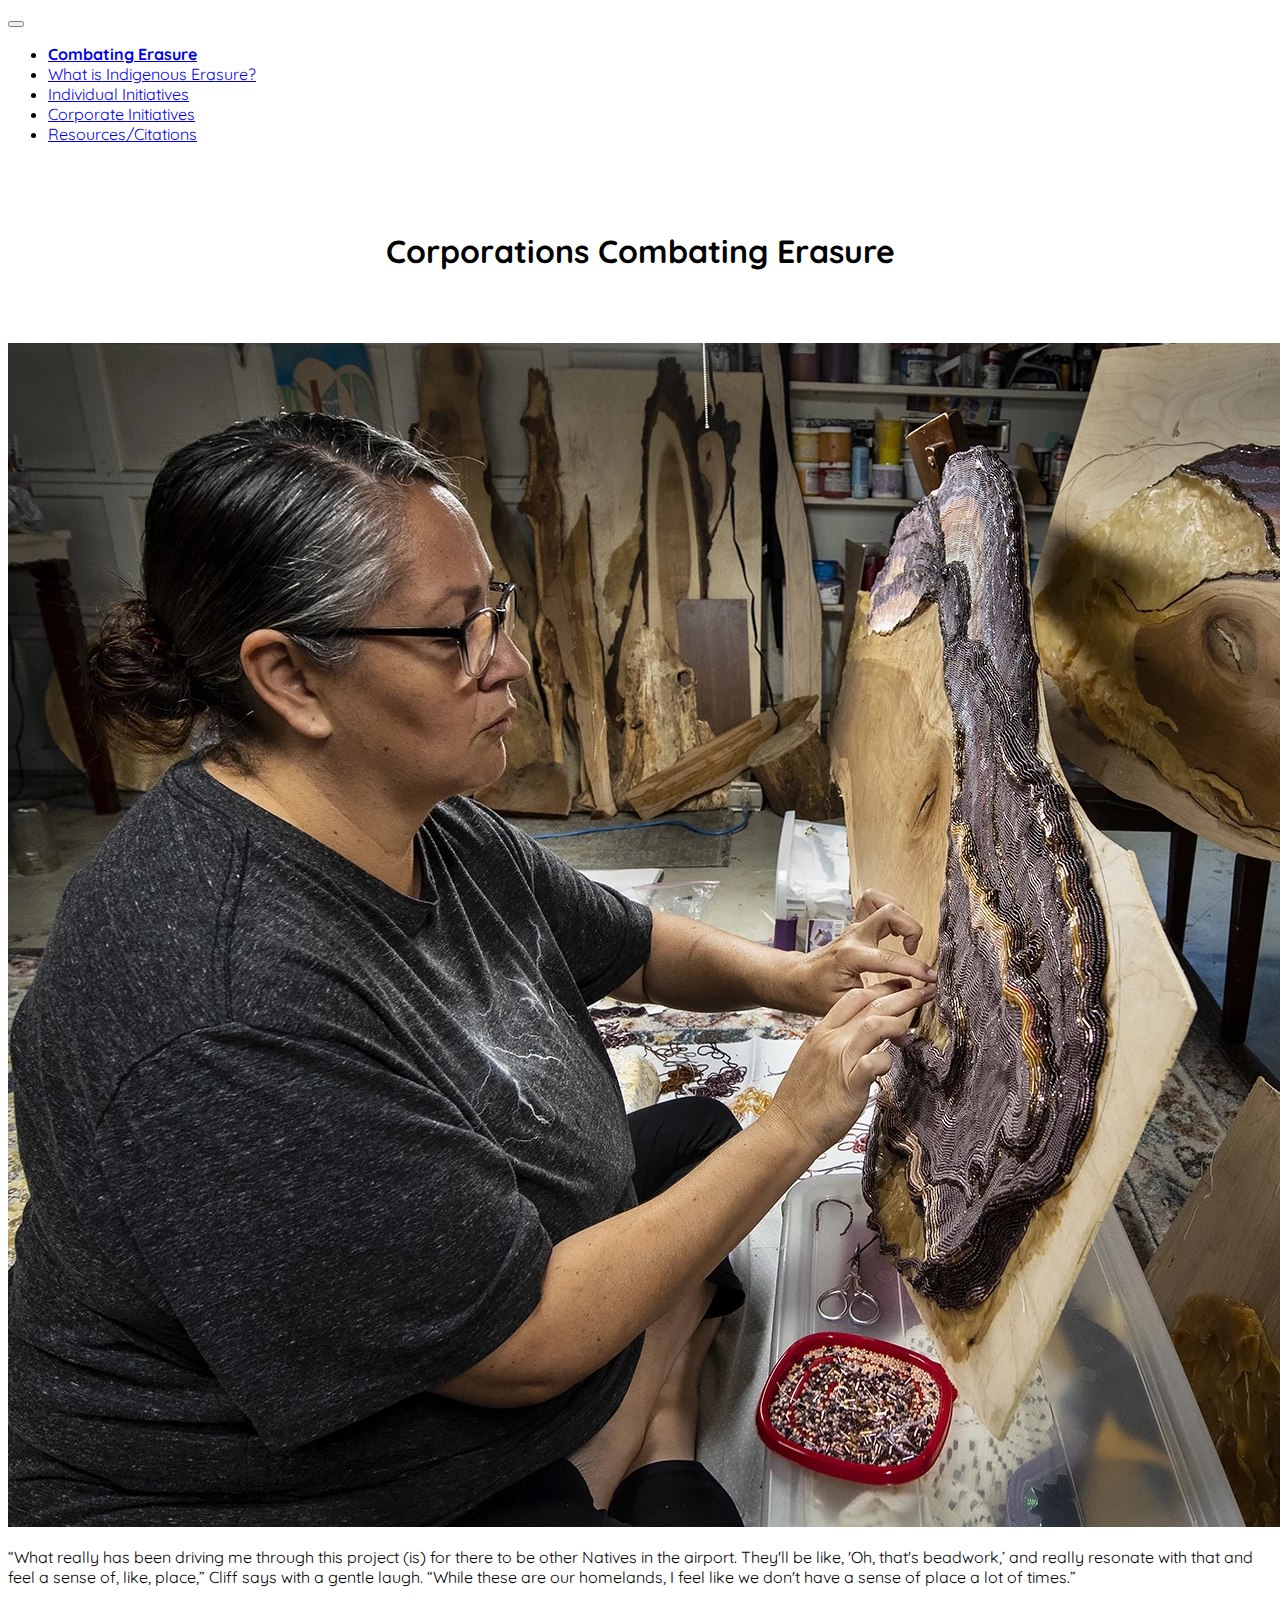
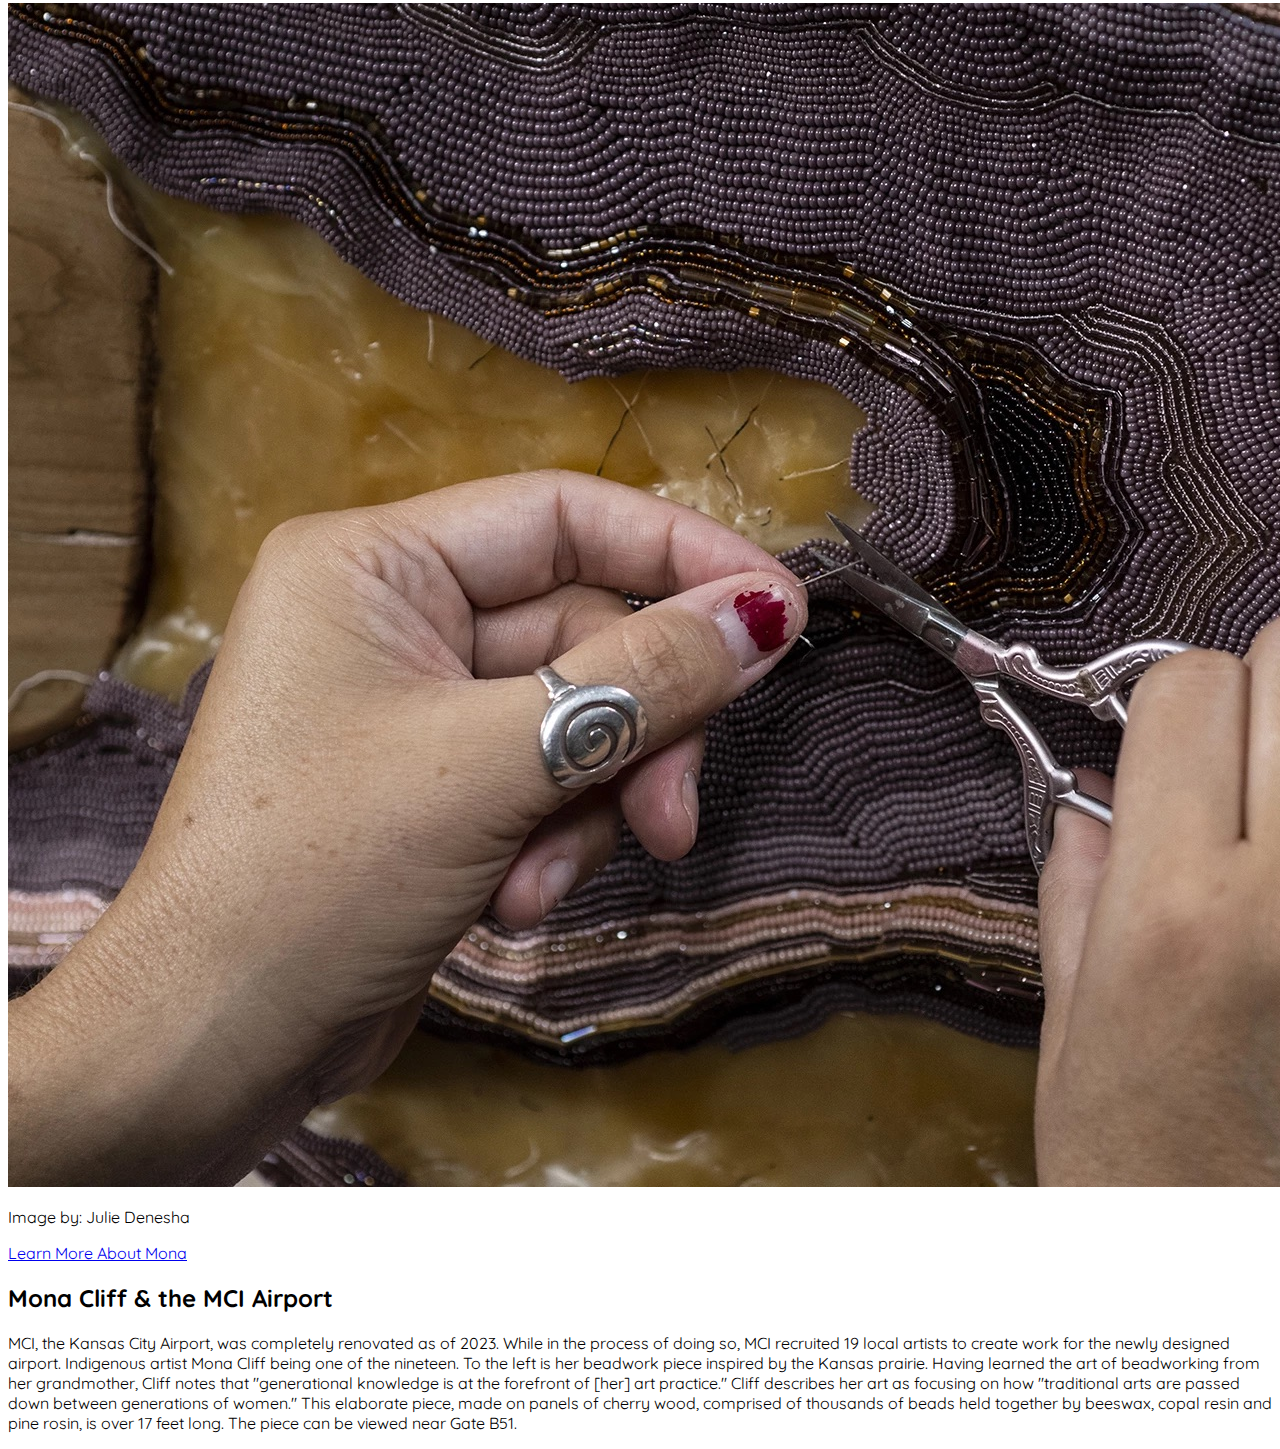
<file: corporation.html>
<!DOCTYPE html>
<html lang="en">
<head>
  <meta charset="utf-8">
  <meta name="viewport" content="width=device-width, initial-scale=1">
  <meta name="description" content="Initiatives that corporations are taking">
  <meta name="author" content="Dani Generous">
  <title>Corporate Initiatives</title>

  <!-- LOAD BOOTSTRAP CSS - DO NOT DELETE -->
  <link href="https://cdn.jsdelivr.net/npm/bootstrap@5.3.2/dist/css/bootstrap.min.css" rel="stylesheet" integrity="sha384-T3c6CoIi6uLrA9TneNEoa7RxnatzjcDSCmG1MXxSR1GAsXEV/Dwwykc2MPK8M2HN" crossorigin="anonymous">
  <!-- END LOADING BOOTSTRAP CSS -->

  <link rel="preconnect" href="https://fonts.googleapis.com">
  <link rel="preconnect" href="https://fonts.gstatic.com" crossorigin>
  <link href="https://fonts.googleapis.com/css2?family=Alegreya+Sans:ital,wght@0,100;0,300;1,300&family=Poppins:wght@100;200;300;500&family=Quicksand&display=swap" rel="stylesheet">

  <!-- Custom styles -->
  <link href="style.css" rel="stylesheet">
</head>
<body>

  <!-- Navbar -->
  <div class="container d-flex justify-content-right">
    <div class="row">
      <div class="col-12 d-flex justify-content-right">
        <a class="navbar-brand" href="index.html"></a>
      </div>
    </div>
  </div>
  <nav class="navbar navbar-expand-lg navbar-light bg-light">
    <div class="container-fluid">
      <div class="container d-flex justify-content-end">
        <div class="row">
          <div class="col-12 d-flex justify-content-end">
            <button class="navbar-toggler" type="button" data-bs-toggle="collapse" data-bs-target="#navbarNav" aria-controls="navbarNav" aria-expanded="false" aria-label="Toggle navigation">
              <span class="navbar-toggler-icon"></span>
            </button>
            <div class="collapse navbar-collapse align-items-end" id="navbarNav">
              <ul class="navbar-nav">
                <li class="nav-item">
                  <a class="nav-link active" aria-current="page" href="index.html" id="home">Combating Erasure</a>
                </li>
                <li class="nav-item">
                  <a class="nav-link" aria-current="page" href="whatiserasure.html">What is Indigenous Erasure?</a>
                </li>
                <li class="nav-item">
                  <a class="nav-link" href="individualindex.html">Individual Initiatives</a>
                </li>
                <li class="nav-item">
                  <a class="nav-link" href="corporation.html">Corporate Initiatives</a>
                </li>
                <li class="nav-item">
                  <a class="nav-link" href="resources.html">Resources/Citations</a>
                </li>
              </ul>
            </div>
          </div>
        </div>
      </div>
    </div>
  </nav>
  <!-- Navbar -->

  <div class="container">
    <div class="row">
      <div class="col-md-12">
        <div class="pagetitle">
          <h1>Corporations Combating Erasure</h1>
        </div>
      </div>
    </div>
  </div>

  <!-- Content Section -->
  <div class="container">
    <div class="row">
      <div class="col-md-4">
        <img src="images/monacliff.jpeg" alt="Image 1" class="img-fluid">
        <p>
          “What really has been driving me through this project (is) for there to be other Natives in the airport. They'll be like, 'Oh, that's beadwork,’ and really resonate with that and feel a sense of, like, place,” Cliff says with a gentle laugh. “While these are our homelands, I feel like we don't have a sense of place a lot of times.”
        </p>
      </div>
      <div class="col-md-4">
        <img src="images/mona.jpeg" alt="Image 2" class="img-fluid">
        <p>Image by: Julie Denesha</p>
        <a href="https://www.monacliff.com/" class="btn btn-primary btn-sm">Learn More About Mona</a>
      </div>
      <div class="col-md-4">
        <h2>Mona Cliff & the MCI Airport</h2>
        <p>
          MCI, the Kansas City Airport, was completely renovated as of 2023. While in the process of doing so, MCI recruited 19 local artists to create work for the newly designed airport. Indigenous artist Mona Cliff being one of the nineteen. To the left is her beadwork piece inspired by the Kansas prairie. Having learned the art of beadworking from her grandmother, Cliff notes that "generational knowledge is at the forefront of [her] art practice." Cliff describes her art as focusing on how "traditional arts are passed down between generations of women." This elaborate piece, made on panels of cherry wood, comprised of thousands of beads held together by beeswax, copal resin and pine rosin, is over 17 feet long. The piece can be viewed near Gate B51.
        </p>
      </div>
    </div>
  </div>
  <!-- Content Section -->

  <!-- LOAD BOOTSTRAP JAVASCRIPT - DO NOT DELETE BELOW -->
  <script src="https://cdn.jsdelivr.net/npm/bootstrap@5.3.2/dist/js/bootstrap.bundle.min.js" integrity="sha384-C6RzsynM9kWDrMNeT87bh95OGNyZPhcTNXj1NW7RuBCsyN/o0jlpcV8Qyq46cDfL" crossorigin="anonymous"></script>
  <!-- DO NOT DELETE ABOVE - END LOADING BOOTSTRAP JAVASCRIPT -->
      
</body>
</html>
</file>
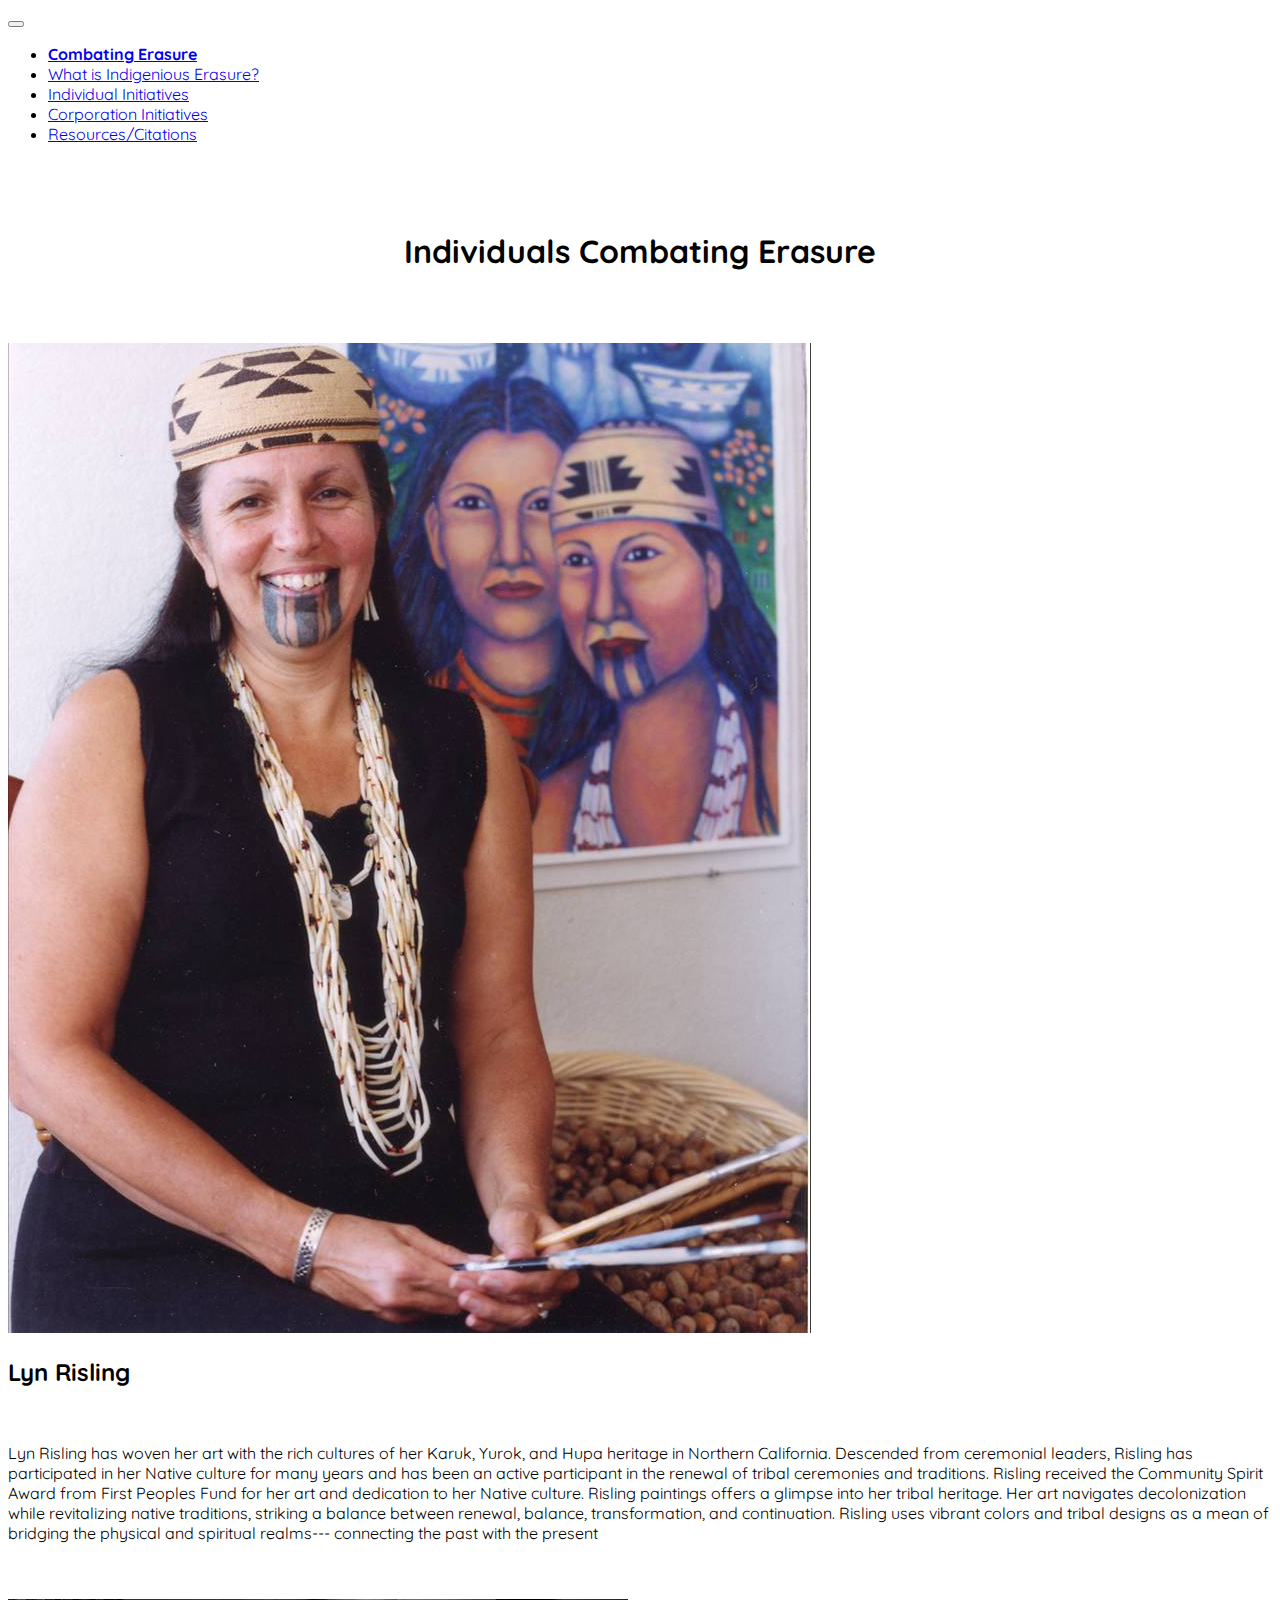
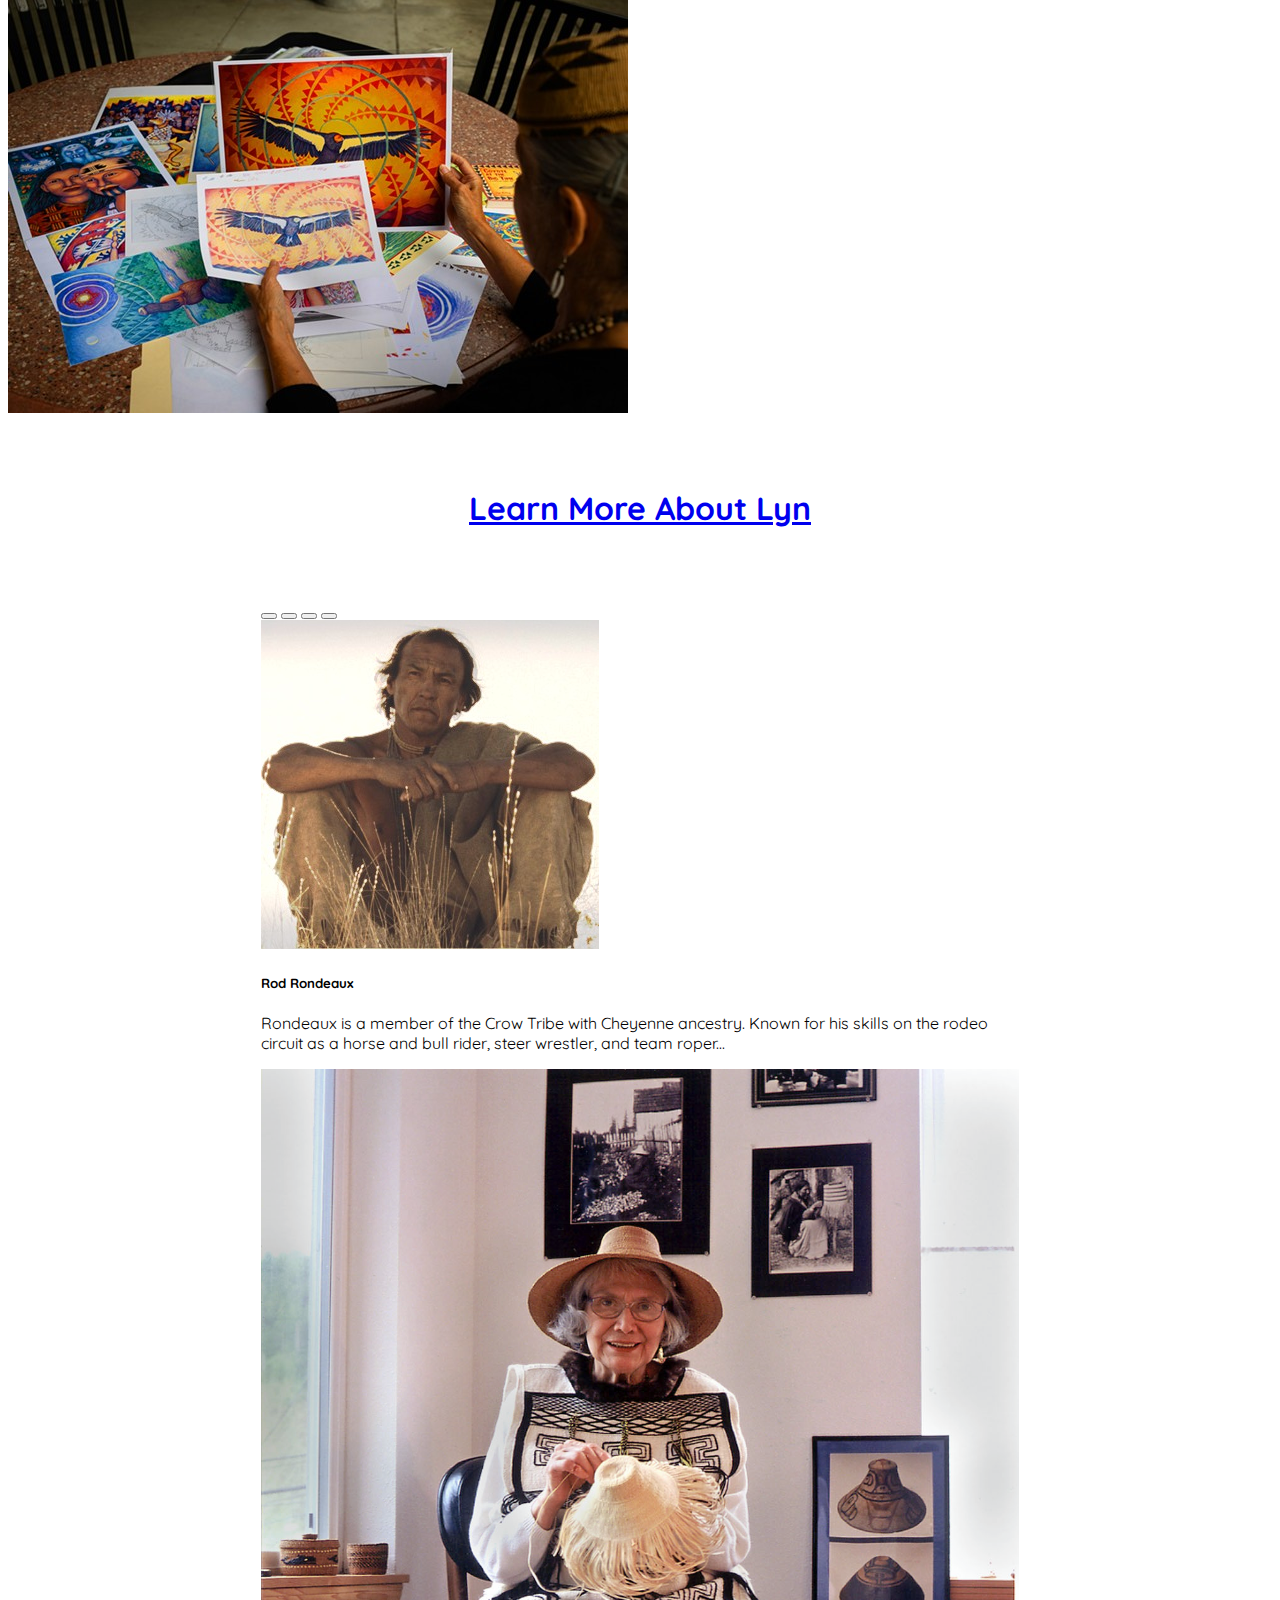
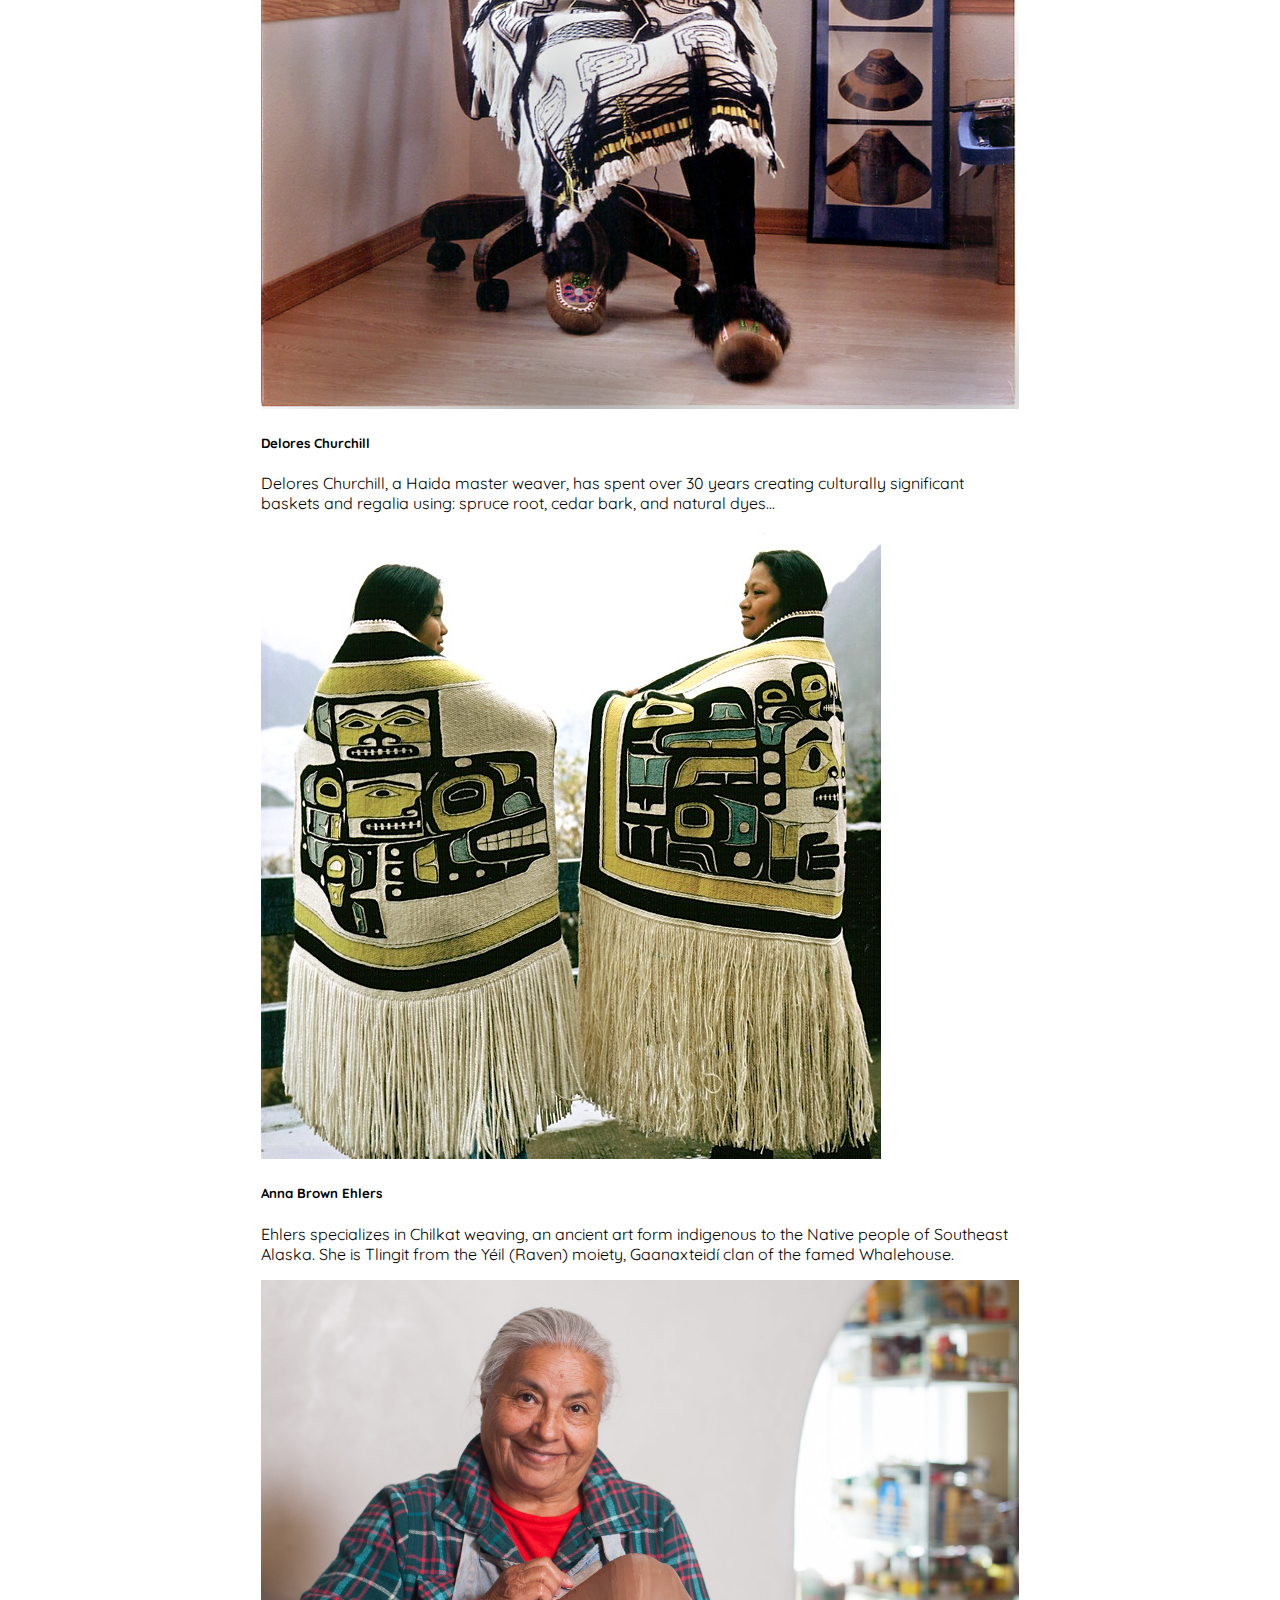
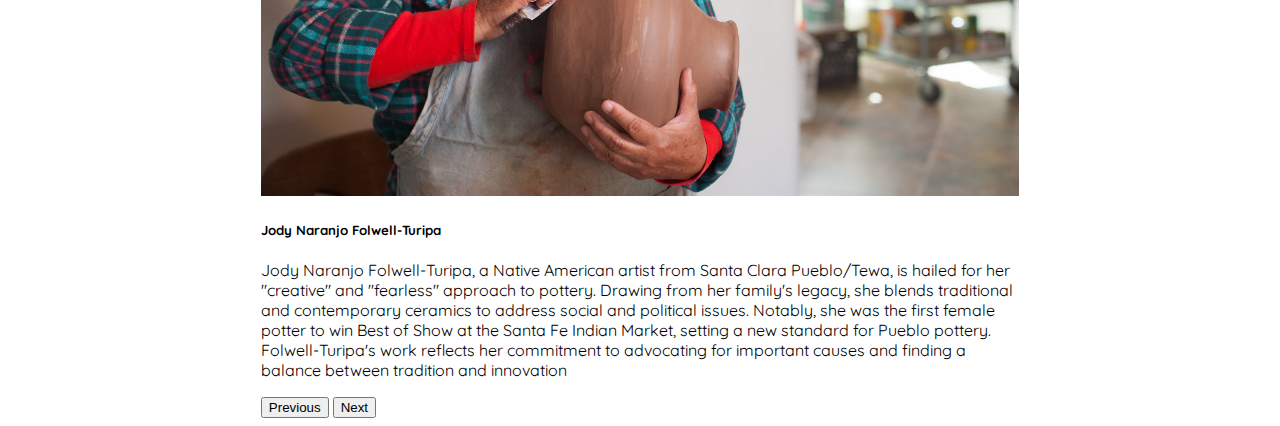
<file: individualindex.html>
<!doctype html>
<html lang="en">
  <head>
    <meta charset="utf-8">
    <meta name="viewport" content="width=device-width, initial-scale=1">
    <meta name="description" content="Initiatives that Individuals are taking">
    <meta name="author" content="Dani Generous">
    <title>Individuals Combating Erasure</title>

    <!-- LOAD BOOTSTRAP CSS - DO NOT DELETE -->
            <link href="https://cdn.jsdelivr.net/npm/bootstrap@5.3.2/dist/css/bootstrap.min.css" rel="stylesheet" integrity="sha384-T3c6CoIi6uLrA9TneNEoa7RxnatzjcDSCmG1MXxSR1GAsXEV/Dwwykc2MPK8M2HN" crossorigin="anonymous">
    <!-- END LOADING BOOTSTRAP CSS -->


<link rel="preconnect" href="https://fonts.googleapis.com">
<link rel="preconnect" href="https://fonts.gstatic.com" crossorigin>
<link href="https://fonts.googleapis.com/css2?family=Alegreya+Sans:ital,wght@0,100;0,300;1,300&family=Poppins:wght@100;200;300;500&family=Quicksand&display=swap" rel="stylesheet">
    
    <!-- Custom styles -->
    <link href="style.css" rel="stylesheet">
  </head>
  <body>
    <!-- Navbar -->
<div class="container d-flex justify-content-right">
  <div class="row">
    <div class="col-12 d-flex justify-content-right">
      <a class="navbar-brand" href="index.html">
    </a>
    </div>
    </div>
  </div>
  <nav class="navbar navbar-expand-lg navbar-light bg-light">
  <div class="container-fluid"> <div class="container d-flex justify-content-end">
      <div class="row">
        <div class="col-12 d-flex justify-content-end">
    <button class="navbar-toggler" type="button" data-bs-toggle="collapse" data-bs-target="#navbarNav" aria-controls="navbarNav" aria-expanded="false" aria-label="Toggle navigation">
      <span class="navbar-toggler-icon"></span>
    </button>
    <div class="collapse navbar-collapse align-items-end" id="navbarNav">
      <ul class="navbar-nav">
        <li class="nav-item">
          <a class="nav-link active" aria-current="page" href="index.html" id="home">Combating Erasure</a>
        </li>
        <li class="nav-item">
          <a class="nav-link" aria-current="page" href="whatiserasure.html">What is Indigenious Erasure?</a>
        </li>
        <li class="nav-item">
          <a class="nav-link" href="individualindex.html">Individual Initiatives</a>
        </li>
        <li class="nav-item">
          <a class="nav-link" href="corporation.html">Corporation Initiatives</a>
        </li>
        <li class="nav-item">
          <a class="nav-link" href="resources.html">Resources/Citations</a>
      </li>
      </ul>
    </div>
    </div>
  </div>
</div>
</div>
</nav>
<!-- Navbar -->
<div class="container">
  <div class="row">
    <div class="col-md-12">
      <div class="pagetitle">
        <h1>Individuals Combating Erasure</h1>
      </div>
    </div>
  </div>
</div>
<div class="container">
  <div class="row">
    <div class="col-md-6">
      <img src="images/lynpic.jpeg" alt="Protest Image" class="img-fluid">
    </div>
    <div class="col-md-6">
      <h2>
Lyn Risling</h2>
<br>
      <p>Lyn Risling has woven her art with the rich cultures of her Karuk, Yurok, and Hupa heritage in Northern California. Descended from ceremonial leaders, Risling has participated in her Native culture for many years and has been an active participant in the renewal of tribal ceremonies and traditions. Risling received the Community Spirit Award from First Peoples Fund for her art and dedication to her Native culture. Risling paintings offers a glimpse into her tribal heritage. Her art navigates decolonization while revitalizing native traditions, striking a balance between renewal, balance, transformation, and continuation. Risling uses vibrant colors and tribal designs as a mean of bridging the physical and spiritual realms--- connecting the past with the present</p>
      <br>
      <br>
     <img src="images/lyntwo.jpeg" alt="Protest Image" class="img-fluid">
    </div>
  </div>
</div>

<div class="container">
  <div class="row">
    <div class="col-md-12">
      <div class="pagetitle">
        <h1>
          <a href="https://www.lynrisling.com/gallery/" class="btn btn-primary btn-sm">Learn More About Lyn</a>
        </h1>
      </div>
    </div>
  </div>
</div>

<!---carousel--->
<div id="carouselExampleCaptions" class="carousel slide" data-bs-ride="carousel">
  <div class="carousel-indicators">
    <button type="button" data-bs-target="#carouselExampleCaptions" data-bs-slide-to="0" class="active" aria-current="true" aria-label="Slide 1"></button>
    <button type="button" data-bs-target="#carouselExampleCaptions" data-bs-slide-to="1" aria-label="Slide 2"></button>
    <button type="button" data-bs-target="#carouselExampleCaptions" data-bs-slide-to="2" aria-label="Slide 3"></button>
    <button type="button" data-bs-target="#carouselExampleCaptions" data-bs-slide-to="3" aria-label="Slide 4"></button> <!-- New Indicator for Slide 4 -->
  </div>
  <div class="carousel-inner">
    <div class="carousel-item active">
      <img src="rodrondeaux.jpeg" class="d-block w-100" alt="...">
      <div class="carousel-caption d-none d-md-block">
        <h5>Rod Rondeaux</h5>
        <p>Rondeaux is a member of the Crow Tribe with Cheyenne ancestry. Known for his skills on the rodeo circuit as a horse and bull rider, steer wrestler, and team roper...</p>
      </div>
    </div>
    <div class="carousel-item">
      <img src="deloreschurchill.jpg" class="d-block w-100" alt="...">
      <div class="carousel-caption d-none d-md-block">
        <h5>Delores Churchill</h5>
        <p>Delores Churchill, a Haida master weaver, has spent over 30 years creating culturally significant baskets and regalia using: spruce root, cedar bark, and natural dyes...</p>
      </div>
    </div>
    <div class="carousel-item">
      <img src="annabrown.jpeg" class="d-block w-100" alt="Image of Anna Brown Ehlers with her quilt">
      <div class="carousel-caption d-none d-md-block">
        <h5>Anna Brown Ehlers</h5>
        <p>Ehlers specializes in Chilkat weaving, an ancient art form indigenous to the Native people of Southeast Alaska. She is Tlingit from the Yéil (Raven) moiety, Gaanaxteidí clan of the famed Whalehouse.</p>
      </div>
    </div>
    <div class="carousel-item">
      <img src="images/jodynaranjo.jpeg" class="d-block w-100" alt="Image of jody with a pot she made.">
      <div class="carousel-caption d-none d-md-block">
        <h5>Jody Naranjo Folwell-Turipa</h5>
        <p>Jody Naranjo Folwell-Turipa, a Native American artist from Santa Clara Pueblo/Tewa, is hailed for her "creative" and "fearless" approach to pottery. Drawing from her family's legacy, she blends traditional and contemporary ceramics to address social and political issues. Notably, she was the first female potter to win Best of Show at the Santa Fe Indian Market, setting a new standard for Pueblo pottery. Folwell-Turipa's work reflects her commitment to advocating for important causes and finding a balance between tradition and innovation</p>
      </div>
    </div>
  </div>
  <button class="carousel-control-prev" type="button" data-bs-target="#carouselExampleCaptions" data-bs-slide="prev">
    <span class="carousel-control-prev-icon" aria-hidden="true"></span>
    <span class="visually-hidden">Previous</span>
  </button>
  <button class="carousel-control-next" type="button" data-bs-target="#carouselExampleCaptions" data-bs-slide="next">
    <span class="carousel-control-next-icon" aria-hidden="true"></span>
    <span class="visually-hidden">Next</span>
  </button>
</div>

<!--end carousel-->


<!-- LOAD BOOTSTRAP JAVASCRIPT - DO NOT DELETE BELOW -->
  <script src="https://cdn.jsdelivr.net/npm/bootstrap@5.3.2/dist/js/bootstrap.bundle.min.js" integrity="sha384-C6RzsynM9kWDrMNeT87bh95OGNyZPhcTNXj1NW7RuBCsyN/o0jlpcV8Qyq46cDfL" crossorigin="anonymous"></script>
<!-- DO NOT DELETE ABOVE - END LOADING BOOTSTRAP JAVASCRIPT -->
      
  </body>
</html>
</file>
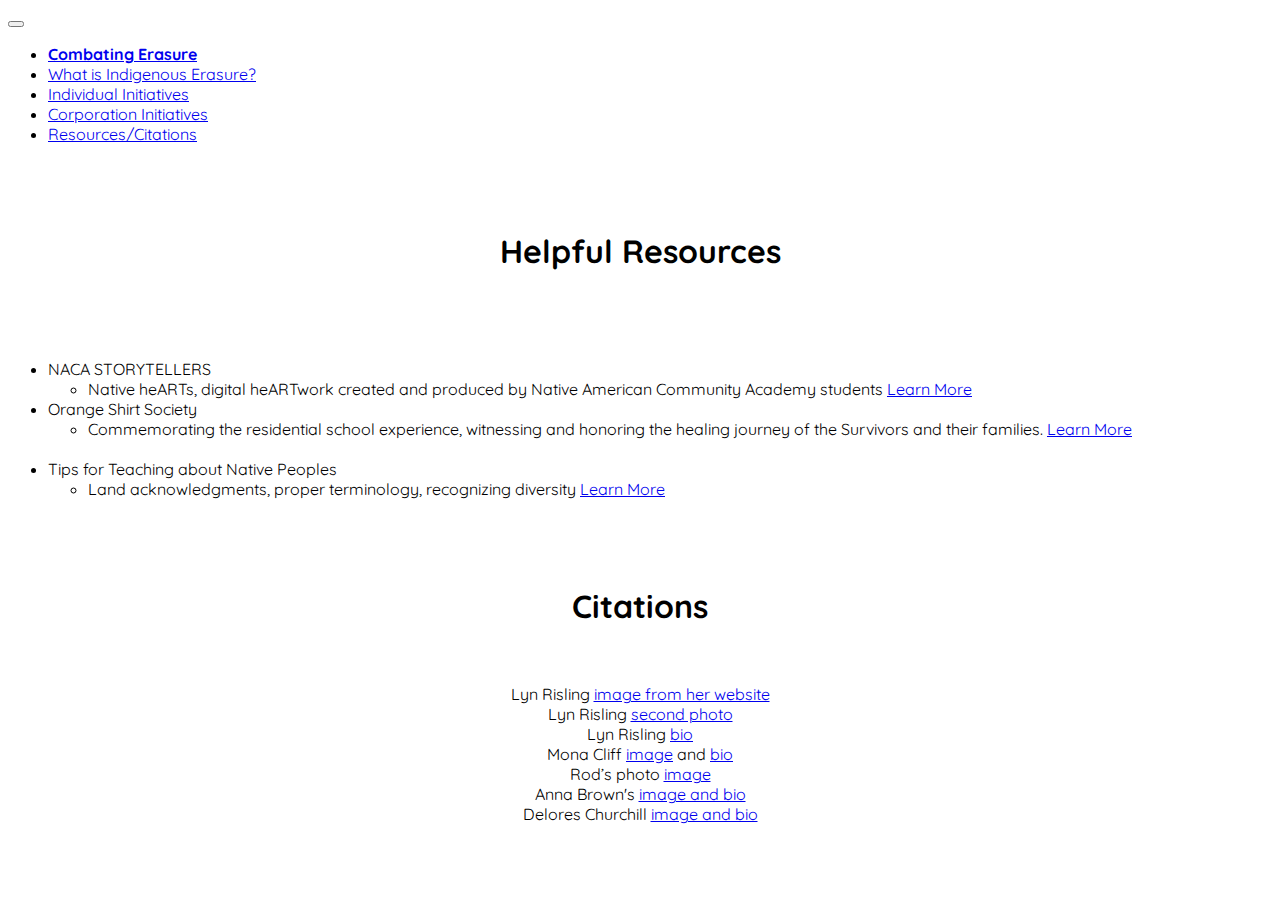
<file: resources.html>
<!doctype html>
<html lang="en">
  <head>
    <meta charset="utf-8">
    <meta name="viewport" content="width=device-width, initial-scale=1">
    <meta name="description" content="Helpful resources">
    <meta name="author" content="Dani Generous">
    <title>Resources</title>

    <!-- LOAD BOOTSTRAP CSS - DO NOT DELETE -->
    <link href="https://cdn.jsdelivr.net/npm/bootstrap@5.3.2/dist/css/bootstrap.min.css" rel="stylesheet" integrity="sha384-T3c6CoIi6uLrA9TneNEoa7RxnatzjcDSCmG1MXxSR1GAsXEV/Dwwykc2MPK8M2HN" crossorigin="anonymous">
    <!-- END LOADING BOOTSTRAP CSS -->

    <link rel="preconnect" href="https://fonts.googleapis.com">
    <link rel="preconnect" href="https://fonts.gstatic.com" crossorigin>
    <link href="https://fonts.googleapis.com/css2?family=Alegreya+Sans:ital,wght@0,100;0,300;1,300&family=Poppins:wght@100;200;300;500&family=Quicksand&display=swap" rel="stylesheet">
    
    <!-- Custom styles -->
    <link href="style.css" rel="stylesheet">
  </head>
  <body>
    <!-- Navbar -->
    <div class="container d-flex justify-content-right">
      <div class="row">
        <div class="col-12 d-flex justify-content-right">
          <a class="navbar-brand" href="index.html"></a>
        </div>
      </div>
    </div>
    
    <nav class="navbar navbar-expand-lg navbar-light bg-light">
      <div class="container-fluid">
        <div class="container d-flex justify-content-end">
          <div class="row">
            <div class="col-12 d-flex justify-content-end">
              <button class="navbar-toggler" type="button" data-bs-toggle="collapse" data-bs-target="#navbarNav" aria-controls="navbarNav" aria-expanded="false" aria-label="Toggle navigation">
                <span class="navbar-toggler-icon"></span>
              </button>
              <div class="collapse navbar-collapse align-items-end" id="navbarNav">
                <ul class="navbar-nav">
                  <li class="nav-item">
                    <a class="nav-link active" aria-current="page" href="index.html" id="home">Combating Erasure</a>
                  </li>
                  <li class="nav-item">
                    <a class="nav-link" aria-current="page" href="whatiserasure.html">What is Indigenous Erasure?</a>
                  </li>
                  <li class="nav-item">
                    <a class="nav-link" href="individualindex.html">Individual Initiatives</a>
                  </li>
                  <li class="nav-item">
                    <a class="nav-link" href="corporation.html">Corporation Initiatives</a>
                  </li>
                  <li class="nav-item">
                    <a class="nav-link" href="resources.html">Resources/Citations</a>
                  </li>
                </ul>
              </div>
            </div>
          </div>
        </div>
      </div>
    </nav>
    <!-- Navbar -->
    <div class="container">
      <div class="row">
        <div class="col-md-12">
          <div class="pagetitle">
            <h1>Helpful Resources</h1>
          </div>
        </div>
      </div>
    </div>
    <div class="container">
      <div class="row">
        <div class="col-md-12">
          <ul>
            <li>NACA STORYTELLERS
              <ul>
                <li>Native heARTs, digital heARTwork created and produced by Native American Community Academy students
                  <a href="https://healingournativehearts.com/category/naca-storytellers/">Learn More</a>
                </li>
              </ul>
            </li>
            <li>Orange Shirt Society
              <ul>
                <li>Commemorating the residential school experience, witnessing and honoring the healing journey of the Survivors and their families.
                  <a href="https://orangeshirtday.org/about-us/">Learn More</a>
                </li>
              </ul>
              <br>
            </li>
            <li>Tips for Teaching about Native Peoples
              <ul>
                <li>Land acknowledgments, proper terminology, recognizing diversity
                  <a href="https://www.burkemuseum.org/education/learning-resources/tips-teaching-about-native-peoples#:~:text=While%20Native%20Americans%20are%20contemporary,hand%20accounts%20of%20these%20traditions">Learn More</a>
                </li>
              </ul>
            </li>
          </ul>
        </div>
      </div>
    </div>

      <div class="container">
        <div class="row">
          <div class="col-md-12">
            <div class="pagetitle">
              <h1>Citations</h1>
              <br>
              <p>
                Lyn Risling 
                <a href="https://www.lynrisling.com/about-lyn-risling.html">image from her website</a>
                <br>
                Lyn Risling
                <a href="https://www.firstpeoplesfund.org/lyn-risling">second photo</a>
                <br>
                Lyn Risling
                <a href="https://gormanmuseum.ucdavis.edu/collection-piece/lyn-risling-thukinha-veekxareeyav-asiktavaan-tatoo-spirit-woman">bio</a>
                <br>
                Mona Cliff 
                <a href="https://www2.ljworld.com/news/general-news/2021/sep/21/prestigious-museum-and-airport-commissions-propel-career-of-lawrence-indigenous-artist/">image</a> and 
                <a href="https://www.kcur.org/arts-life/2022-10-14/mona-cliff-evokes-the-subtle-beauty-of-kansas-hills-and-sunsets-with-millions-of-tiny-beads">bio</a>
                <br>
                Rod’s photo
                <a href="https://nativescience.blog/2011/07/19/meeks-cutoff/">image</a>
                <br>
                Anna Brown's
                <a href="https://www.arts.gov/honors/heritage/anna-brown-ehlers/">image and bio</a>
                <br>
                Delores Churchill 
                <a href="https://www.arts.gov/honors/heritage/delores-elizabeth-churchill">image and bio</a>
              </p>
            </div>
          </div>
        </div>
      </div>

      <!-- LOAD BOOTSTRAP-->
</file>
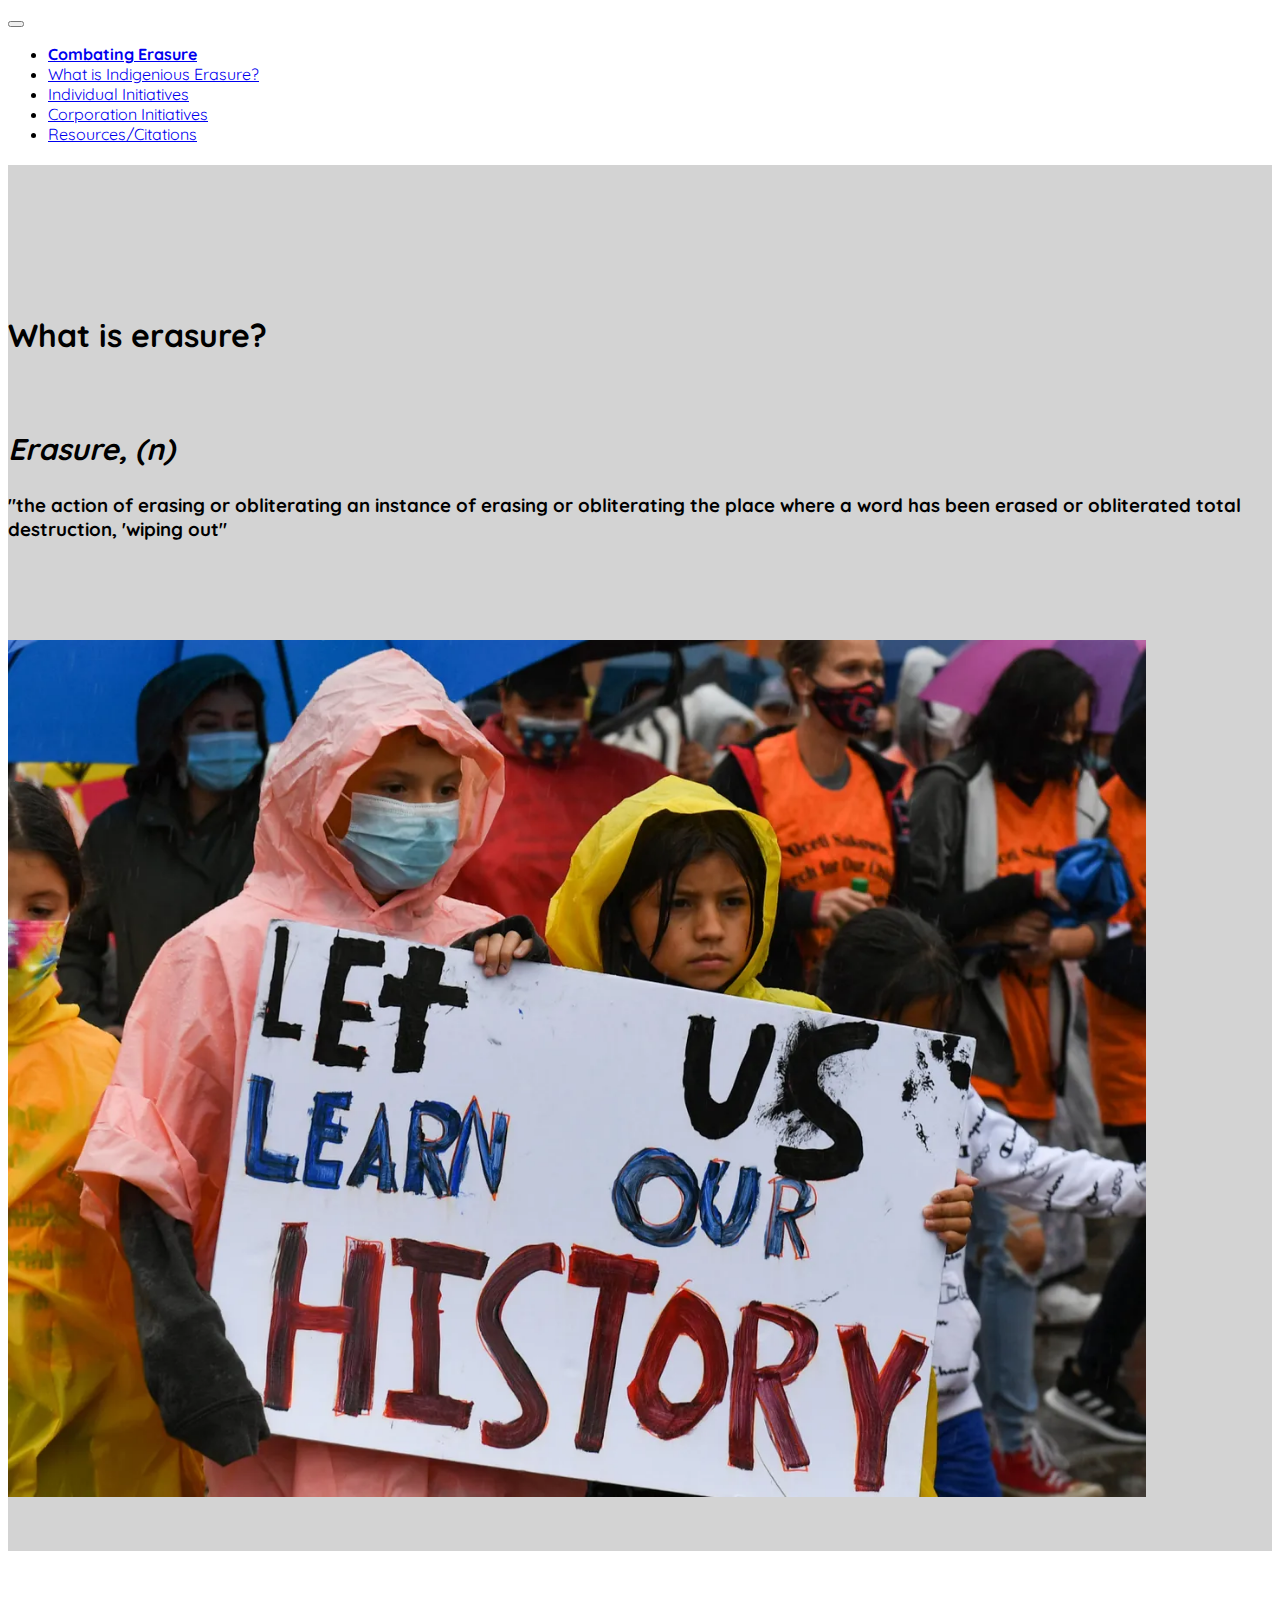
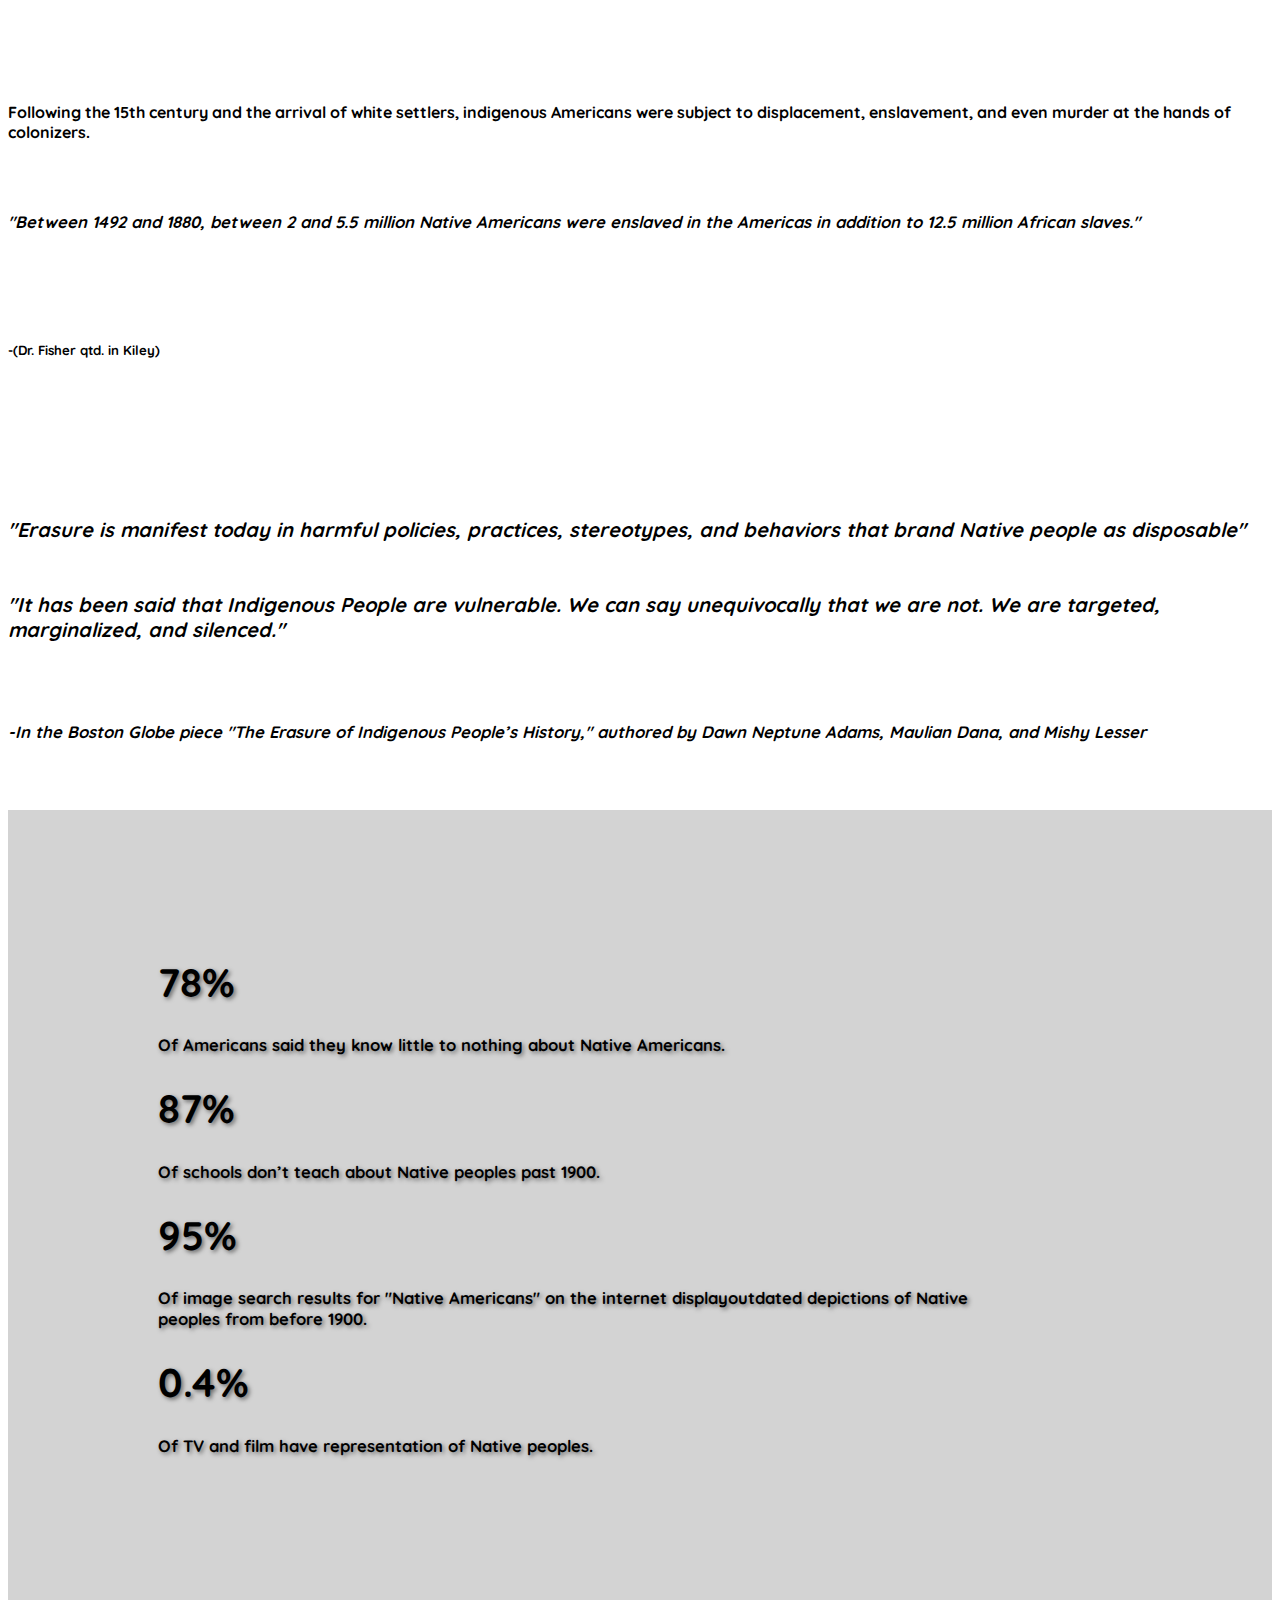
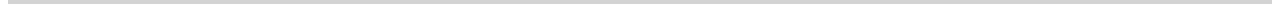
<file: whatiserasure.html>
<!doctype html>
<html lang="en">
  <head>
    <meta charset="utf-8">
    <meta name="viewport" content="width=device-width, initial-scale=1">
    <meta name="description" content="citations I used">
    <meta name="author" content="Dani Generous">
    <title>What is erasure?</title>

    <!-- LOAD BOOTSTRAP CSS - DO NOT DELETE -->
            <link href="https://cdn.jsdelivr.net/npm/bootstrap@5.3.2/dist/css/bootstrap.min.css" rel="stylesheet" integrity="sha384-T3c6CoIi6uLrA9TneNEoa7RxnatzjcDSCmG1MXxSR1GAsXEV/Dwwykc2MPK8M2HN" crossorigin="anonymous">
    <!-- END LOADING BOOTSTRAP CSS -->

<link rel="preconnect" href="https://fonts.googleapis.com">
<link rel="preconnect" href="https://fonts.gstatic.com" crossorigin>
<link href="https://fonts.googleapis.com/css2?family=Alegreya+Sans:ital,wght@0,100;0,300;1,300&family=Poppins:wght@100;200;300;500&family=Quicksand&display=swap" rel="stylesheet">
    
    <!-- Custom styles -->
    <link href="style.css" rel="stylesheet">
  </head>
  <body>
    <!-- Navbar -->
<div class="container d-flex justify-content-right">
  <div class="row">
    <div class="col-12 d-flex justify-content-right">
      <a class="navbar-brand" href="index.html">
    </a>
    </div>
    </div>
  </div>
  <nav class="navbar navbar-expand-lg navbar-light bg-light">
  <div class="container-fluid"> <div class="container d-flex justify-content-end">
      <div class="row">
        <div class="col-12 d-flex justify-content-end">
    <button class="navbar-toggler" type="button" data-bs-toggle="collapse" data-bs-target="#navbarNav" aria-controls="navbarNav" aria-expanded="false" aria-label="Toggle navigation">
      <span class="navbar-toggler-icon"></span>
    </button>
    <div class="collapse navbar-collapse align-items-end" id="navbarNav">
      <ul class="navbar-nav">
        <li class="nav-item">
          <a class="nav-link active" aria-current="page" href="index.html" id="home">Combating Erasure</a>
        </li>
        <li class="nav-item">
          <a class="nav-link" aria-current="page" href="whatiserasure.html">What is Indigenious Erasure?</a>
        </li>
        <li class="nav-item">
          <a class="nav-link" href="individualindex.html">Individual Initiatives</a>
        </li>
        <li class="nav-item">
          <a class="nav-link" href="corporation.html">Corporation Initiatives</a>
        </li>
        <li class="nav-item">
          <a class="nav-link" href="resources.html">Resources/Citations</a>
      </li>
      </ul>
    </div>
    </div>
  </div>
</div>
</div>
</nav>
<!-- Navbar -->

<div class="grey">
<div class="container">
  <div class="row">
    <div class="col-6">
      <h1 id="what">What is erasure?</h1>
       <h2 id="erase">Erasure, (n)</h2>
       <h3>"the action of erasing or obliterating

an instance of erasing or obliterating

the place where a word has been erased or obliterated

total destruction, 'wiping out"</h3>
        </div>
          <div class="col-6">
            <!-- Image of protest -->
            <div class="fixed-image-container d-flex justify-content-center align-items-center">
          <img src="protest.png" alt="Protest Image">
      </div>

      </div>

    </div>

  </div>

</div>
<!--end image of protest-->

<div class="container">
  <div class="row">
    <div class="col-6">
      <div class="stat">
        <h4>
          Following the 15th century and the arrival of white settlers, indigenous Americans were subject to displacement, enslavement, and even murder at the hands of colonizers.
        </h4>
      </div>
      <div class="italic">
        <h5>"Between 1492 and 1880, between 2 and 5.5 million Native Americans were enslaved in the Americas in addition to 12.5 million African slaves."</h5>
      </div>
      <br>
      <h5>-(Dr. Fisher qtd. in Kiley)</h5>
    </div>
    
    <div class="col-6">
      <div class="italic">
        <h4 id="whatis2">
          "Erasure is manifest today in harmful policies, practices, stereotypes, and behaviors that brand Native people as disposable"
        <br>
        <br>
        <br>
          "It has been said that Indigenous People are vulnerable. We can say unequivocally that we are not. We are targeted, marginalized, and silenced."
        
         </h4>
         <br>
         <h5>-In the Boston Globe piece "The Erasure of Indigenous People’s History," authored by Dawn Neptune Adams, Maulian Dana, and Mishy Lesser</h5>
      </div>
    </div>
  </div>
</div>
<!--end quotes-->

<div class="row grey2">
    <div class="col-md-3">
        <div class="statone">
            <h1>78%</h1>
            <h5>Of Americans said they know little to nothing about Native Americans.</h5>
        </div>
    </div>
    <div class="col-md-3">
        <div class="statone">
            <h1>87%</h1>
            <h5>Of schools don’t teach about Native peoples past 1900.</h5>
        </div>
    </div>
    <div class="col-md-3">
        <div class="statone">
            <h1>95%</h1>
            <h5>Of image search results for "Native Americans" on the internet displayoutdated depictions of Native peoples from before 1900. </h5>
        </div>
    </div>
    <div class="col-md-3">
        <div class="statone">
            <h1>0.4%</h1>
            <h5>Of TV and film have representation of Native peoples.</h5>
        </div>
    </div>
</div>




<!-- LOAD BOOTSTRAP JAVASCRIPT - DO NOT DELETE BELOW -->
  <script src="https://cdn.jsdelivr.net/npm/bootstrap@5.3.2/dist/js/bootstrap.bundle.min.js" integrity="sha384-C6RzsynM9kWDrMNeT87bh95OGNyZPhcTNXj1NW7RuBCsyN/o0jlpcV8Qyq46cDfL" crossorigin="anonymous"></script>
<!-- DO NOT DELETE ABOVE - END LOADING BOOTSTRAP JAVASCRIPT -->
      
  </body>
</html>
</file>
<file: style.css>
/* ADD YOUR CUSTOM CSS TO THIS FILE */

body{font-family: 'Quicksand'; color:black; }

#fronttitle {text-align: center; padding-top: 250px; font-size: 80px; color:black}
#midge {color:black; padding-left: 810px; padding-top: 130px; font-style: italic;
}

#title {color: white;text-align: center; padding: 250px; font-size: 80px;
}
.pagetitle {text-align: center; padding-top: 50px; padding-bottom: 50px}
#midge {color:white; padding-left: 850px; padding-top: 150px;
}
#home {padding-right: 410px; font-weight: bold; font-size: 16px}

#what {padding-top:150px; font-weight: bold;}
#erase {padding-top:50px;font-style: italic; font-size: 30px;}
.grey {background: lightgrey}

.stat {padding-top: 130px}

.italic {font-style: italic; padding-top:20px; font-size: 20px; padding-bottom: 40px}

.grey2{background: lightgrey; text-align: center; padding-top:120px; padding-bottom: 120px; font-size:100px}

.fixed-image-container img {
      width: 90%; 
      object-fit: contain;
      padding-top: 80px;
      padding-bottom:50px }

#whatis2 {padding-top: 90px; font-size:20px}

.statone {
  text-align: left;
  padding-left: 150px; padding-right: 250px;
  font-size:20px;
  text-shadow: 2px 2px 4px rgba(0, 0, 0, 0.5);
}

#carouselExampleCaptions {
  max-width: 60%; 
  margin: auto; }

.carousel-inner img {
  max-width: 100%;
  height: auto;
}

.btn-primary {
    --bs-btn-color: #fff;
    --bs-btn-bg: #75b7988c;
    --bs-btn-border-color: #f8f9fa;
    --bs-btn-hover-color: #fff;
    --bs-btn-hover-bg: #f8f9fa;
    --bs-btn-hover-border-color: #f8f9fa;
    --bs-btn-focus-shadow-rgb: 49,132,253;
    --bs-btn-active-color: #fff;
    --bs-btn-active-bg: #f8f9fa;
    --bs-btn-active-border-color: #f8f9fa;
    --bs-btn-active-shadow: inset 0 3px 5px rgba(0, 0, 0, 0.125);
    --bs-btn-disabled-color: #fff;
    --bs-btn-disabled-bg: #000;
    --bs-btn-disabled-border-color: #f8f9fa;

#seventy {text-align: left}
</file>
